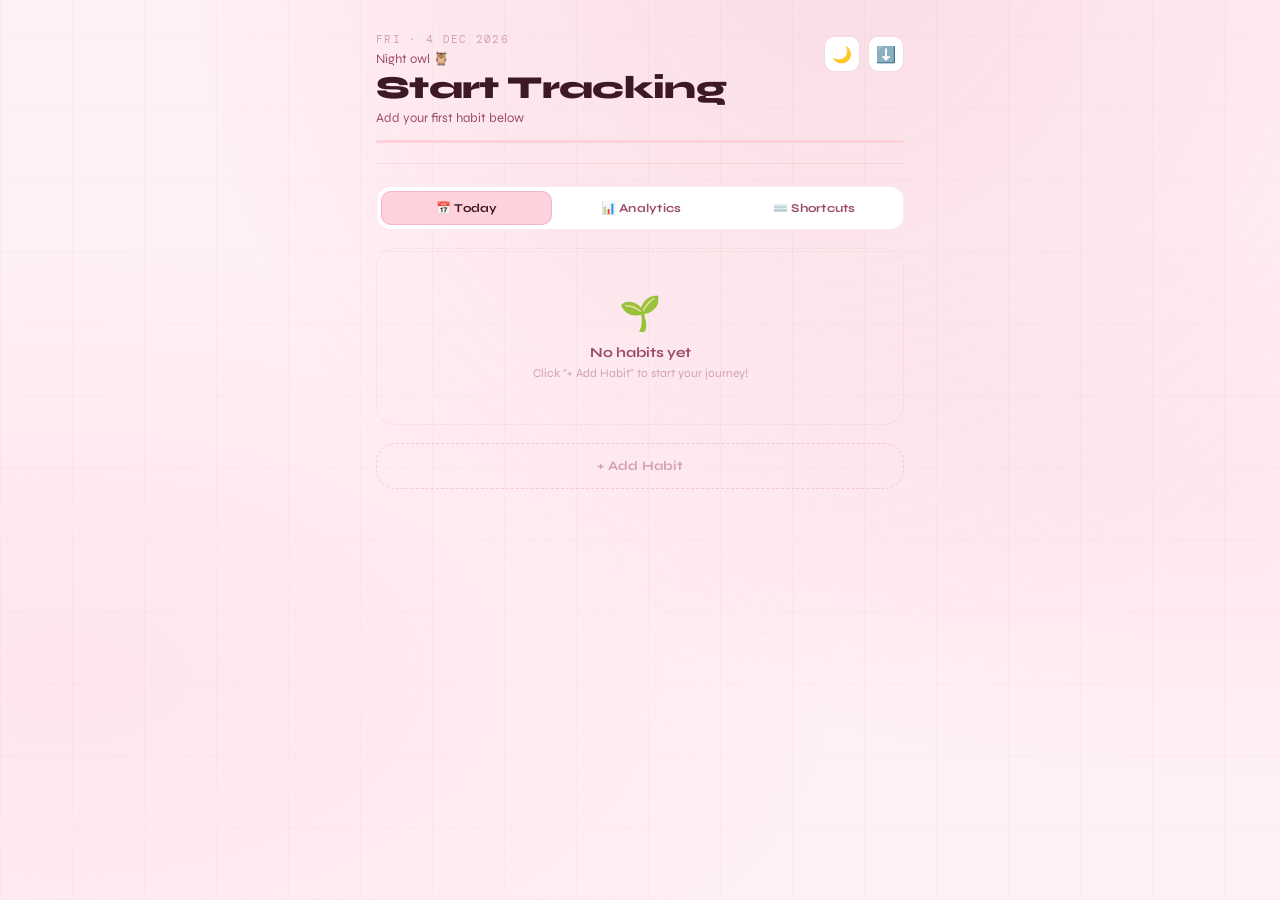
<file: habit-tracker-pro (3).html>
<!DOCTYPE html>
<html lang="en" data-theme="soft">
<head>
<meta charset="UTF-8"/>
<meta name="viewport" content="width=device-width, initial-scale=1.0"/>
<title>HabitFlow Pro — Daily Habit Tracker</title>
<link href="https://fonts.googleapis.com/css2?family=Syne:wght@400;600;700;800&family=DM+Mono:wght@300;400;500&display=swap" rel="stylesheet"/>
<style>
/* ── RESET ──────────────────────────────────────────────── */
*,*::before,*::after{box-sizing:border-box;margin:0;padding:0}
input,button,select,textarea{font-family:inherit}
::-webkit-scrollbar{width:5px}
::-webkit-scrollbar-track{background:transparent}
::-webkit-scrollbar-thumb{background:var(--border2);border-radius:99px}

/* ── THEME VARIABLES ────────────────────────────────────── */
:root{
  --mono:'DM Mono',monospace;--sans:'Syne',sans-serif;
  --r1:8px;--r2:14px;--r3:20px;--r4:26px;
  transition:background .3s,color .3s;
}
/* ── SOFT (default) — light pink / blush / rose ── */
[data-theme="soft"]{
  --bg:#fff0f4;--s1:#ffffff;--s2:#ffe3eb;--s3:#ffd1dd;--s4:#ffbdcc;
  --border:rgba(220,100,130,0.13);--border2:rgba(200,70,105,0.20);
  --text:#3d1826;--t2:#9e4d68;--t3:#d4a0b5;
  --card-bg:#ffffff;--modal-bg:#fff8fa;
  --shadow:rgba(200,70,105,0.09);
  --accent:#d94f7a;--accent2:#bf3862;--aglow:rgba(217,79,122,0.10);
  --green:#3daa72;--red:#d43f3f;--gold:#b87d00;--orange:#d96820;
}
/* ── DARK ─────────────────────────────────────────────── */
[data-theme="dark"]{
  --bg:#fff0f4;--s1:#ffffff;--s2:#ffe3eb;--s3:#ffd1dd;--s4:#ffbdcc;
  --border:rgba(220,100,130,0.13);--border2:rgba(200,70,105,0.20);
  --text:#3d1826;--t2:#9e4d68;--t3:#d4a0b5;
  --card-bg:#ffffff;--modal-bg:#fff8fa;
  --shadow:rgba(200,70,105,0.09);
  --accent:#d94f7a;--accent2:#bf3862;--aglow:rgba(217,79,122,0.10);
  --green:#3daa72;--red:#d43f3f;--gold:#b87d00;--orange:#d96820;
}

/* ── BODY & GRID BG ─────────────────────────────────────── */
body{
  background:var(--bg);color:var(--text);
  font-family:var(--sans);min-height:100vh;
  overflow-x:hidden;-webkit-font-smoothing:antialiased;
  transition:background .3s,color .3s;
}
body::before{
  content:'';position:fixed;inset:0;pointer-events:none;z-index:0;
  background:
    radial-gradient(ellipse at 65% -10%,rgba(217,79,122,0.12) 0%,transparent 55%),
    radial-gradient(ellipse at 5% 75%,rgba(255,182,210,0.18) 0%,transparent 45%),
    radial-gradient(ellipse at 95% 55%,rgba(255,160,200,0.10) 0%,transparent 40%);
}
[data-theme="dark"] body::before{
  background:
    radial-gradient(ellipse at 65% -10%,rgba(217,79,122,0.12) 0%,transparent 55%),
    radial-gradient(ellipse at 5% 75%,rgba(255,182,210,0.18) 0%,transparent 45%),
    radial-gradient(ellipse at 95% 55%,rgba(255,160,200,0.10) 0%,transparent 40%);
}
body::after{
  content:'';position:fixed;inset:0;pointer-events:none;z-index:0;
  background-image:
    repeating-linear-gradient(90deg,rgba(0,0,0,0.018) 0,rgba(0,0,0,0.018) 1px,transparent 1px,transparent 72px),
    repeating-linear-gradient(0deg,rgba(0,0,0,0.018) 0,rgba(0,0,0,0.018) 1px,transparent 1px,transparent 72px);
}
[data-theme="dark"] body::after{
  background-image:
    repeating-linear-gradient(90deg,rgba(0,0,0,0.018) 0,rgba(0,0,0,0.018) 1px,transparent 1px,transparent 72px),
    repeating-linear-gradient(0deg,rgba(0,0,0,0.018) 0,rgba(0,0,0,0.018) 1px,transparent 1px,transparent 72px);
}

/* ── LAYOUT ─────────────────────────────────────────────── */
#app{
  position:relative;z-index:1;
  max-width:560px;margin:0 auto;
  padding:0 16px 100px;
}

/* ── HEADER ─────────────────────────────────────────────── */
#app-header{padding:32px 0 20px;border-bottom:1px solid var(--border);margin-bottom:22px}
.hdr-top{display:flex;align-items:flex-start;justify-content:space-between;margin-bottom:14px}
.hdr-meta{flex:1}
.hdr-date{font-family:var(--mono);font-size:11px;letter-spacing:.12em;text-transform:uppercase;color:var(--t3);margin-bottom:5px}
.hdr-greet{font-size:13px;color:var(--t2);margin-bottom:3px}
.hdr-title{font-size:clamp(22px,6vw,32px);font-weight:800;letter-spacing:-.02em;line-height:1.1;margin-bottom:5px}
.hdr-sub{font-size:13px;color:var(--t2)}
.hdr-sub .ok{color:var(--green);font-weight:700}
.hdr-controls{display:flex;gap:8px;align-items:center;flex-shrink:0;margin-top:4px}
.ctrl-btn{width:36px;height:36px;border-radius:10px;border:1.5px solid var(--border2);background:var(--s1);color:var(--t2);font-size:16px;cursor:pointer;display:flex;align-items:center;justify-content:center;transition:all .18s}
.ctrl-btn:hover{background:var(--s3);color:var(--text);border-color:var(--accent)}
.prog-wrap{height:3px;background:var(--s3);border-radius:99px;overflow:hidden;margin-top:14px}
.prog-fill{height:100%;border-radius:99px;background:linear-gradient(90deg,var(--accent),var(--green));transition:width .6s cubic-bezier(.4,0,.2,1)}

/* ── STATS ──────────────────────────────────────────────── */
.stats-grid{display:grid;grid-template-columns:repeat(4,1fr);gap:7px;margin-bottom:18px}
.stat-card{background:var(--s1);border:1px solid var(--border);border-radius:var(--r2);padding:13px 8px;text-align:center;transition:all .2s;cursor:default}
.stat-card:hover{border-color:var(--border2);transform:translateY(-1px)}
.stat-val{font-size:19px;font-weight:800;letter-spacing:-.03em;line-height:1}
.stat-lbl{font-size:9px;color:var(--t3);margin-top:4px;text-transform:uppercase;letter-spacing:.07em}

/* ── TABS ───────────────────────────────────────────────── */
.tab-nav{display:flex;gap:4px;background:var(--s1);border:1px solid var(--border);border-radius:var(--r2);padding:4px;margin-bottom:18px}
.tab-btn{flex:1;padding:9px 6px;background:transparent;border:none;color:var(--t2);font-size:12px;font-weight:700;border-radius:10px;cursor:pointer;transition:all .18s;letter-spacing:.02em}
.tab-btn.active{background:var(--s3);color:var(--text);border:1px solid var(--border2)}
.view{display:none}.view.active{display:block;animation:fadeUp .3s ease}

/* ── HABIT CARD ─────────────────────────────────────────── */
.habit-card{
  background:var(--card-bg);border:1.5px solid var(--border);
  border-radius:var(--r3);padding:16px 18px;
  margin-bottom:9px;position:relative;overflow:hidden;
  transition:border-color .25s,background .25s,transform .2s,box-shadow .2s;
  cursor:grab;
}
.habit-card:active{cursor:grabbing}
.habit-card.drag-over{border-color:var(--accent);background:var(--aglow)}
.habit-card.dragging{opacity:.4;transform:scale(.98)}
.habit-card:hover{box-shadow:0 4px 24px var(--shadow)}
.habit-card.done{border-color:var(--hc,var(--green))}
.habit-card.done::before{
  content:'';position:absolute;inset:0;pointer-events:none;
  background:radial-gradient(ellipse at 10% 50%,var(--hcd,rgba(61,220,132,0.08)),transparent 60%);
}
.card-top{display:flex;align-items:center;justify-content:space-between;margin-bottom:12px}
.card-left{display:flex;align-items:center;gap:11px;flex:1;min-width:0}
.h-icon{width:44px;height:44px;border-radius:12px;display:flex;align-items:center;justify-content:center;font-size:22px;border:1.5px solid rgba(0,0,0,0.07);flex-shrink:0}
[data-theme="dark"] .h-icon{border-color:rgba(0,0,0,0.07)}
.h-name{font-size:14px;font-weight:700;margin-bottom:2px;white-space:nowrap;overflow:hidden;text-overflow:ellipsis}
.h-note{font-size:11px;color:var(--t3);font-family:var(--mono);white-space:nowrap;overflow:hidden;text-overflow:ellipsis}
.h-streak{display:flex;align-items:center;gap:4px;font-size:11px;margin-top:2px}
.flame{display:inline-block;animation:flamePulse .8s ease-in-out infinite alternate}
.card-actions{display:flex;align-items:center;gap:6px;flex-shrink:0}
.h-cat{display:inline-block;font-size:10px;font-weight:700;padding:2px 8px;border-radius:99px;letter-spacing:.05em;text-transform:uppercase;margin-bottom:9px}
.btn-done{padding:6px 13px;border-radius:9px;border:1.5px solid var(--border2);background:var(--s2);color:var(--t2);font-size:12px;font-weight:700;cursor:pointer;transition:all .18s;white-space:nowrap}
.btn-done.done{border-color:transparent;color:#fff;transform:scale(1.03)}
.icon-action{width:28px;height:28px;border-radius:8px;border:none;background:transparent;color:var(--t3);cursor:pointer;font-size:13px;display:flex;align-items:center;justify-content:center;transition:all .15s}
.icon-action:hover.edit-btn{background:rgba(124,106,247,0.15);color:var(--accent)}
.icon-action:hover.del-btn{background:rgba(255,92,92,0.15);color:var(--red)}
.drag-handle{color:var(--t3);cursor:grab;font-size:12px;padding:0 2px}

/* Week dots */
.week-row{display:flex;align-items:center;gap:5px}
.dot-wrap{display:flex;flex-direction:column;align-items:center;gap:3px}
.dot{width:9px;height:9px;border-radius:50%;background:var(--s3);transition:background .2s}
.dot.today{width:11px;height:11px;border:2px solid rgba(0,0,0,0.15)}
[data-theme="dark"] .dot.today{border-color:rgba(0,0,0,0.15)}
.dot-lbl{font-size:8px;color:var(--t3);font-family:var(--mono)}
.week-rate{margin-left:auto;font-size:10px;color:var(--t3);font-family:var(--mono)}

/* ── ADD BUTTON ─────────────────────────────────────────── */
.btn-add{width:100%;padding:14px;background:transparent;border:1.5px dashed var(--border2);border-radius:var(--r3);color:var(--t3);font-size:13px;font-weight:700;cursor:pointer;transition:all .2s;letter-spacing:.02em;margin-top:4px}
.btn-add:hover{border-color:var(--accent);color:var(--accent);background:var(--aglow)}

/* ── EMPTY STATE ────────────────────────────────────────── */
.empty{text-align:center;padding:44px 20px;border:1.5px dashed var(--border);border-radius:var(--r3);color:var(--t3);margin-bottom:14px}
.empty-icon{font-size:34px;margin-bottom:10px}
.empty h3{font-size:14px;color:var(--t2);margin-bottom:5px}
.empty p{font-size:12px}

/* ── MODAL ──────────────────────────────────────────────── */
.modal-overlay{position:fixed;inset:0;z-index:200;background:rgba(0,0,0,0.7);backdrop-filter:blur(12px);display:flex;align-items:center;justify-content:center;opacity:0;pointer-events:none;transition:opacity .25s;padding:16px}
.modal-overlay.open{opacity:1;pointer-events:all}
.modal-box{background:var(--modal-bg);border:1px solid var(--border2);border-radius:var(--r4);padding:26px;width:min(420px,100%);display:flex;flex-direction:column;gap:16px;transform:translateY(16px) scale(.97);transition:transform .3s ease;max-height:90vh;overflow-y:auto}
.modal-overlay.open .modal-box{transform:translateY(0) scale(1)}
.modal-title{font-size:19px;font-weight:800;display:flex;align-items:center;gap:8px}
.m-inp{width:100%;padding:11px 13px;background:var(--s2);border:1.5px solid var(--border2);border-radius:10px;color:var(--text);font-size:14px;outline:none;transition:border-color .2s}
.m-inp:focus{border-color:var(--accent)}
.m-inp::placeholder{color:var(--t3)}
.m-select{width:100%;padding:10px 13px;background:var(--s2);border:1.5px solid var(--border2);border-radius:10px;color:var(--text);font-size:13px;outline:none;cursor:pointer;appearance:none;background-image:url("data:image/svg+xml,%3Csvg xmlns='http://www.w3.org/2000/svg' width='12' height='8'%3E%3Cpath d='M1 1l5 5 5-5' stroke='%238888aa' stroke-width='1.5' fill='none' stroke-linecap='round'/%3E%3C/svg%3E");background-repeat:no-repeat;background-position:right 12px center}
.m-select option{background:var(--modal-bg)}
.picker-lbl{font-size:10px;font-family:var(--mono);letter-spacing:.1em;text-transform:uppercase;color:var(--t3);margin-bottom:7px}
.icon-grid,.color-grid{display:flex;flex-wrap:wrap;gap:6px}
.icon-btn{width:38px;height:38px;border-radius:9px;font-size:19px;background:var(--s2);border:1.5px solid transparent;cursor:pointer;display:flex;align-items:center;justify-content:center;transition:all .15s}
.icon-btn.sel,.icon-btn:hover{background:var(--s3);border-color:var(--border2)}
.icon-btn.sel{border-color:var(--accent)}
.color-btn{width:26px;height:26px;border-radius:50%;cursor:pointer;border:3px solid transparent;transition:transform .15s,border-color .15s}
.color-btn.sel{border-color:var(--text);transform:scale(1.28)}
.modal-actions{display:flex;gap:8px}
.btn-cancel{flex:1;padding:11px;border-radius:10px;background:var(--s2);border:1.5px solid var(--border2);color:var(--t2);font-size:13px;font-weight:700;cursor:pointer;transition:all .18s}
.btn-cancel:hover{border-color:var(--border2);background:var(--s3)}
.btn-confirm{flex:2;padding:11px;border-radius:10px;border:none;color:#fff;font-size:13px;font-weight:800;cursor:pointer;transition:opacity .2s,transform .15s}
.btn-confirm:hover{opacity:.88;transform:translateY(-1px)}
.btn-confirm:active{transform:translateY(0)}

/* Confirm dialog */
.confirm-box{max-width:320px;gap:14px}
.confirm-msg{font-size:14px;color:var(--t2);line-height:1.5}
.btn-danger{flex:2;padding:11px;border-radius:10px;border:none;background:var(--red);color:#fff;font-size:13px;font-weight:800;cursor:pointer;transition:opacity .2s}
.btn-danger:hover{opacity:.85}

/* ── ANALYTICS ──────────────────────────────────────────── */
.a-title{font-size:10px;font-family:var(--mono);letter-spacing:.12em;text-transform:uppercase;color:var(--t3);margin-bottom:12px}
.a-section{margin-bottom:28px}
.heatmap{display:grid;grid-template-columns:repeat(7,1fr);gap:4px}
.hm-cell{aspect-ratio:1;border-radius:3px;cursor:default;transition:opacity .15s;position:relative}
.hm-cell:hover{opacity:.7}
.bar-chart{display:flex;align-items:flex-end;gap:5px;height:90px}
.bar-wrap{flex:1;display:flex;flex-direction:column;align-items:center;gap:4px;cursor:default}
.bar{width:100%;border-radius:5px 5px 0 0;min-height:3px;transition:height .6s cubic-bezier(.4,0,.2,1)}
.bar-lbl{font-size:9px;color:var(--t3);font-family:var(--mono)}
.h-row{display:flex;align-items:center;gap:10px;padding:10px 0;border-bottom:1px solid var(--border)}
.h-row:last-child{border-bottom:none}
.h-bar-bg{height:4px;background:var(--s3);border-radius:99px;overflow:hidden;margin-top:5px}
.h-bar-fill{height:100%;border-radius:99px;transition:width .6s cubic-bezier(.4,0,.2,1)}

/* Analytics metric cards */
.metric-row{display:grid;grid-template-columns:1fr 1fr;gap:8px;margin-bottom:22px}
.metric-card{background:var(--s1);border:1px solid var(--border);border-radius:var(--r2);padding:14px;display:flex;flex-direction:column;gap:4px}
.metric-val{font-size:24px;font-weight:800;letter-spacing:-.03em}
.metric-sub{font-size:10px;color:var(--t3);font-family:var(--mono);text-transform:uppercase;letter-spacing:.07em}

/* ── SHORTCUTS PANEL ────────────────────────────────────── */
.shortcuts-grid{display:grid;grid-template-columns:1fr 1fr;gap:8px}
.shortcut-row{display:flex;align-items:center;gap:10px;padding:8px 0;border-bottom:1px solid var(--border)}
.shortcut-row:last-child{border-bottom:none}
kbd{background:var(--s3);border:1px solid var(--border2);border-radius:5px;padding:2px 7px;font-size:11px;font-family:var(--mono);color:var(--t2)}
.shortcut-desc{font-size:12px;color:var(--t2)}

/* ── TOAST ──────────────────────────────────────────────── */
#toast-box{position:fixed;bottom:28px;left:50%;transform:translateX(-50%);z-index:999;pointer-events:none;display:flex;flex-direction:column;align-items:center;gap:7px}
.toast{background:var(--s2);border:1.5px solid var(--border2);border-radius:12px;padding:9px 18px;font-size:12px;font-weight:700;color:var(--text);white-space:nowrap;animation:toastIn .3s ease;box-shadow:0 4px 20px var(--shadow)}

/* ── ANIMATIONS ─────────────────────────────────────────── */
@keyframes fadeUp{from{opacity:0;transform:translateY(10px)}to{opacity:1;transform:translateY(0)}}
@keyframes flamePulse{from{transform:scale(1) rotate(-2deg)}to{transform:scale(1.3) rotate(3deg)}}
@keyframes toastIn{from{opacity:0;transform:translateY(12px)}to{opacity:1;transform:translateY(0)}}
@keyframes confettiFall{0%{transform:translate(0,0) rotate(0deg);opacity:1}100%{transform:translate(var(--tx),var(--ty)) rotate(720deg);opacity:0}}
.confetti-piece{position:fixed;width:8px;height:8px;border-radius:2px;pointer-events:none;z-index:998;animation:confettiFall 1s ease-out forwards}

/* ── RESPONSIVE ─────────────────────────────────────────── */
@media(max-width:400px){
  .stats-grid{grid-template-columns:repeat(2,1fr)}
  .metric-row{grid-template-columns:1fr}
}
</style>
</head>
<body>
<div id="toast-box"></div>
<div id="app">
  <header id="app-header"></header>
  <div id="stats-panel"></div>
  <nav class="tab-nav">
    <button class="tab-btn active" data-tab="today">📅 Today</button>
    <button class="tab-btn" data-tab="analytics">📊 Analytics</button>
    <button class="tab-btn" data-tab="shortcuts">⌨️ Shortcuts</button>
  </nav>
  <div id="view-today" class="view active">
    <div id="habit-list"></div>
    <button class="btn-add" id="btn-add">+ Add Habit</button>
  </div>
  <div id="view-analytics" class="view">
    <div id="analytics-panel"></div>
  </div>
  <div id="view-shortcuts" class="view">
    <div id="shortcuts-panel"></div>
  </div>
</div>

<!-- MODAL (shared) -->
<div class="modal-overlay" id="modal-overlay">
  <div class="modal-box" id="modal-box"></div>
</div>

<script>
// ════════════════════════════════════════════════════════════
//  CONSTANTS
// ════════════════════════════════════════════════════════════
const ICONS = [
  '💧','📚','🏃','🧘','🥗','😴','💪','✍️',
  '🎯','🎨','🌿','🧹','🌞','🚴','🧠','☕',
  '🎵','🧴','🍎','📝','🏋️','🧘‍♂️','🚶','💊',
  '🗓️','🌊','🤸','💡',
];
const COLORS = [
  '#7c6af7','#f76c6c','#ffd166','#4ecca3',
  '#74b9ff','#fd79a8','#ff9f43','#55efc4',
  '#a29bfe','#e17055','#81ecec','#dda0dd',
  '#2d98da','#20bf6b','#f7b731','#fc5c65',
];
const CATS = [
  {id:'health',   label:'Health',      icon:'❤️',  color:'#f76c6c'},
  {id:'fitness',  label:'Fitness',     icon:'💪',  color:'#ff9f43'},
  {id:'study',    label:'Study',       icon:'📚',  color:'#74b9ff'},
  {id:'mind',     label:'Mindfulness', icon:'🧘',  color:'#4ecca3'},
  {id:'work',     label:'Work',        icon:'💼',  color:'#a29bfe'},
  {id:'hobby',    label:'Hobby',       icon:'🎨',  color:'#ffd166'},
  {id:'other',    label:'Other',       icon:'✨',  color:'#7c6af7'},
];
const DAYS   = ['Sun','Mon','Tue','Wed','Thu','Fri','Sat'];
const DAYS_S = ['S','M','T','W','T','F','S'];
const MONTHS = ['Jan','Feb','Mar','Apr','May','Jun','Jul','Aug','Sep','Oct','Nov','Dec'];
const CONFETTI_COLS = ['#7c6af7','#4ecca3','#ffd166','#f76c6c','#74b9ff','#fd79a8'];

// ════════════════════════════════════════════════════════════
//  STORAGE
// ════════════════════════════════════════════════════════════
const Store = {
  _r(k,fb){try{const v=localStorage.getItem(k);return v?JSON.parse(v):fb}catch{return fb}},
  _w(k,v){try{localStorage.setItem(k,JSON.stringify(v))}catch{}},
  getHabits(){ return this._r('hfp_habits',[]); },
  getLogs(){   return this._r('hfp_logs',{});   },
  getTheme(){  return this._r('hfp_theme','soft'); },
  saveHabits(h){ this._w('hfp_habits',h); },
  saveLogs(l){   this._w('hfp_logs',l);   },
  saveTheme(t){  this._w('hfp_theme',t);  },
};

// ════════════════════════════════════════════════════════════
//  HELPERS
// ════════════════════════════════════════════════════════════
function todayKey(){ return new Date().toISOString().split('T')[0]; }
function dateKey(d){ return d.toISOString().split('T')[0]; }
function uid(){ return Date.now().toString(36)+Math.random().toString(36).slice(2,6); }

function getWeek(){
  return Array.from({length:7},(_,i)=>{
    const d=new Date(); d.setDate(d.getDate()-(6-i)); return dateKey(d);
  });
}

function getNDays(n){
  return Array.from({length:n},(_,i)=>{
    const d=new Date(); d.setDate(d.getDate()-(n-1-i)); return dateKey(d);
  });
}

function calcStreak(logs,hid){
  let s=0; const d=new Date();
  if(!logs[todayKey()]?.[hid]) d.setDate(d.getDate()-1);
  while(true){
    const k=dateKey(d);
    if(logs[k]?.[hid]){s++;d.setDate(d.getDate()-1);}else break;
  }
  return s;
}

function calcLongestStreak(logs,hid){
  const keys=Object.keys(logs).sort();
  let best=0,cur=0,prev=null;
  for(const k of keys){
    if(!logs[k][hid]){cur=0;prev=null;continue;}
    if(!prev){cur=1;}
    else{
      const pd=new Date(prev),cd=new Date(k);
      const diff=(cd-pd)/(1000*60*60*24);
      cur=diff===1?cur+1:1;
    }
    if(cur>best)best=cur;
    prev=k;
  }
  return best;
}

function hex2rgba(hex,a){
  const r=parseInt(hex.slice(1,3),16),g=parseInt(hex.slice(3,5),16),b=parseInt(hex.slice(5,7),16);
  return `rgba(${r},${g},${b},${a})`;
}

function getCat(id){ return CATS.find(c=>c.id===id)||CATS[CATS.length-1]; }

// ════════════════════════════════════════════════════════════
//  APP STATE
// ════════════════════════════════════════════════════════════
let habits   = Store.getHabits();
let logs     = Store.getLogs();
let activeTab = 'today';
let selIcon   = ICONS[0];
let selColor  = COLORS[0];
let selCat    = 'health';
let editingId = null;   // null = adding, string = editing
let dragSrc   = null;

function save(){
  Store.saveHabits(habits);
  Store.saveLogs(logs);
}

// ════════════════════════════════════════════════════════════
//  THEME
// ════════════════════════════════════════════════════════════
function applyTheme(t){
  document.documentElement.setAttribute('data-theme',t);
  Store.saveTheme(t);
  const btn=document.getElementById('theme-btn');
  if(btn) btn.textContent=t==='dark'?'☀️':'🌙';
}
function toggleTheme(){
  const cur=document.documentElement.getAttribute('data-theme');
  applyTheme(cur==='dark'?'soft':'dark');
}
applyTheme(Store.getTheme());

// ════════════════════════════════════════════════════════════
//  RENDER — HEADER
// ════════════════════════════════════════════════════════════
function renderHeader(){
  const now=new Date(), h=now.getHours();
  const greet=h<12?'Good morning ☀️':h<17?'Good afternoon 🌤':h<21?'Good evening 🌙':'Night owl 🦉';
  const today=todayKey();
  const done=habits.filter(h=>logs[today]?.[h.id]).length;
  const total=habits.length;
  const pct=total>0?Math.round(done/total*100):0;
  const theme=document.documentElement.getAttribute('data-theme');

  let title='Start Tracking';
  if(total>0&&done===total) title='🎉 All Done!';
  else if(total>0&&done===0) title="Let's Begin";
  else if(total>0) title=`${done} of ${total} done`;

  let sub='Add your first habit below';
  if(total>0&&done===total) sub='<span class="ok">Perfect day! Keep the streak alive!</span>';
  else if(total>0){ const l=total-done; sub=`${l} habit${l!==1?'s':''} remaining today`; }

  document.getElementById('app-header').innerHTML=`
    <div class="hdr-top">
      <div class="hdr-meta">
        <div class="hdr-date">${DAYS[now.getDay()]} · ${now.getDate()} ${MONTHS[now.getMonth()]} ${now.getFullYear()}</div>
        <div class="hdr-greet">${greet}</div>
        <h1 class="hdr-title">${title}</h1>
        <p class="hdr-sub">${sub}</p>
      </div>
      <div class="hdr-controls">
        <button class="ctrl-btn" id="theme-btn" onclick="toggleTheme()" title="Toggle theme">${theme==='dark'?'☀️':'🌙'}</button>
        <button class="ctrl-btn" onclick="exportData()" title="Export data (JSON)">⬇️</button>
      </div>
    </div>
    <div class="prog-wrap"><div class="prog-fill" style="width:${pct}%"></div></div>
  `;
}

// ════════════════════════════════════════════════════════════
//  RENDER — STATS
// ════════════════════════════════════════════════════════════
function renderStats(){
  const el=document.getElementById('stats-panel');
  if(habits.length===0){el.innerHTML='';return;}
  const today=todayKey();
  const week=getWeek();
  const done=habits.filter(h=>logs[today]?.[h.id]).length;
  const total=habits.length;
  const wTotal=total*7;
  const wDone=week.reduce((a,d)=>a+habits.filter(h=>logs[d]?.[h.id]).length,0);
  const wPct=wTotal>0?Math.round(wDone/wTotal*100):0;
  const best=total>0?Math.max(...habits.map(h=>calcStreak(logs,h.id))):0;
  const days30=getNDays(30);
  const total30=total*30;
  const done30=days30.reduce((a,d)=>a+habits.filter(h=>logs[d]?.[h.id]).length,0);
  const pct30=total30>0?Math.round(done30/total30*100):0;

  el.innerHTML=`
    <div class="stats-grid">
      <div class="stat-card">
        <div class="stat-val" style="color:${done===total&&total>0?'var(--green)':'var(--text)'}">${done}/${total}</div>
        <div class="stat-lbl">Today</div>
      </div>
      <div class="stat-card">
        <div class="stat-val" style="color:${wPct>=80?'var(--green)':wPct>=50?'var(--gold)':'var(--text)'}">${wPct}%</div>
        <div class="stat-lbl">This Week</div>
      </div>
      <div class="stat-card">
        <div class="stat-val" style="color:${pct30>=80?'var(--green)':pct30>=50?'var(--gold)':'var(--text)'}">${pct30}%</div>
        <div class="stat-lbl">30 Days</div>
      </div>
      <div class="stat-card">
        <div class="stat-val" style="color:${best>=7?'var(--gold)':'var(--text)'}">${best}🔥</div>
        <div class="stat-lbl">Best Streak</div>
      </div>
    </div>
  `;
}

// ════════════════════════════════════════════════════════════
//  RENDER — HABIT LIST
// ════════════════════════════════════════════════════════════
function renderHabits(){
  const el=document.getElementById('habit-list');
  const today=todayKey();
  const week=getWeek();

  if(habits.length===0){
    el.innerHTML=`
      <div class="empty">
        <div class="empty-icon">🌱</div>
        <h3>No habits yet</h3>
        <p>Click "+ Add Habit" to start your journey!</p>
      </div>`;
    return;
  }

  el.innerHTML=habits.map(hab=>{
    const done=!!(logs[today]?.[hab.id]);
    const streak=calcStreak(logs,hab.id);
    const cat=getCat(hab.category);
    const cdim=hex2rgba(hab.color,0.12);
    const iconBg=hex2rgba(hab.color,0.15);
    const iconBd=hex2rgba(hab.color,0.25);

    let streakHtml='<span style="color:var(--t3);font-size:11px">No streak</span>';
    if(streak>0){
      const col=streak>=7?'var(--red)':streak>=3?'#ff9f43':'var(--t2)';
      const hot=streak>=3?'class="flame"':'';
      streakHtml=`<span ${hot} style="font-size:14px">🔥</span>
        <span style="font-weight:700;color:${col}">${streak}</span>
        <span style="color:var(--t3)">day${streak!==1?'s':''}</span>`;
    }

    const dots=week.map(day=>{
      const f=!!(logs[day]?.[hab.id]);
      const it=day===today;
      const ds=f?`background:${hab.color}`:it?`border:2px solid ${hex2rgba(hab.color,0.5)}`:'';
      const dl=DAYS_S[new Date(day+'T12:00:00').getDay()];
      return `<div class="dot-wrap">
        <div class="dot${it?' today':''}" style="${ds}"></div>
        <span class="dot-lbl" style="${it?'color:var(--t2)':''}">${dl}</span>
      </div>`;
    }).join('');
    const wDone=week.filter(d=>logs[d]?.[hab.id]).length;

    return `
      <div class="habit-card${done?' done':''}"
           data-id="${hab.id}"
           draggable="true"
           style="${done?`--hc:${hab.color};--hcd:${cdim}`:''}">
        <div class="card-top">
          <div class="card-left">
            <div class="h-icon" style="background:${iconBg};border-color:${iconBd}">${hab.icon}</div>
            <div style="min-width:0">
              <div class="h-name">${hab.name}</div>
              ${hab.note?`<div class="h-note">🎯 ${hab.note}</div>`:''}
              <div class="h-streak">${streakHtml}</div>
            </div>
          </div>
          <div class="card-actions">
            <button class="icon-action edit-btn" data-edit="${hab.id}" title="Edit habit">✏️</button>
            <button class="icon-action del-btn" data-del="${hab.id}" title="Delete habit">✕</button>
            <button class="btn-done${done?' done':''}" data-tog="${hab.id}"
              style="${done?`background:${hab.color};border-color:${hab.color}`:''}">
              ${done?'✓ Done':'Mark'}
            </button>
          </div>
        </div>
        <div class="h-cat" style="background:${cdim};color:${hab.color}">${cat.icon} ${cat.label}</div>
        <div class="week-row">${dots}<span class="week-rate">${wDone}/7</span></div>
      </div>`;
  }).join('');

  // Drag-and-drop
  el.querySelectorAll('.habit-card').forEach(card=>{
    card.addEventListener('dragstart',e=>{
      dragSrc=card.dataset.id;
      setTimeout(()=>card.classList.add('dragging'),0);
      e.dataTransfer.effectAllowed='move';
    });
    card.addEventListener('dragend',()=>{ card.classList.remove('dragging'); dragSrc=null; });
    card.addEventListener('dragover',e=>{ e.preventDefault(); card.classList.add('drag-over'); });
    card.addEventListener('dragleave',()=>card.classList.remove('drag-over'));
    card.addEventListener('drop',e=>{
      e.preventDefault(); card.classList.remove('drag-over');
      if(!dragSrc||dragSrc===card.dataset.id)return;
      const fi=habits.findIndex(h=>h.id===dragSrc);
      const ti=habits.findIndex(h=>h.id===card.dataset.id);
      const [moved]=habits.splice(fi,1);
      habits.splice(ti,0,moved);
      save(); renderHabits(); toast('Order saved ↕️','var(--accent)');
    });
  });
}

// ════════════════════════════════════════════════════════════
//  RENDER — ANALYTICS
// ════════════════════════════════════════════════════════════
function renderAnalytics(){
  const el=document.getElementById('analytics-panel');
  if(habits.length===0){
    el.innerHTML=`<div class="empty"><div class="empty-icon">📊</div><h3>No data yet</h3><p>Add habits and start tracking!</p></div>`;
    return;
  }
  const week=getWeek();
  const days30=getNDays(30);
  const now=new Date();
  const today=todayKey();

  // Summary metrics
  const totalDone30=days30.reduce((a,d)=>a+habits.filter(h=>logs[d]?.[h.id]).length,0);
  const pct30=habits.length>0?Math.round(totalDone30/(habits.length*30)*100):0;
  const bestStreak=habits.length>0?Math.max(...habits.map(h=>calcStreak(logs,h.id))):0;
  const bestLong=habits.length>0?Math.max(...habits.map(h=>calcLongestStreak(logs,h.id))):0;
  const perfectDays=days30.filter(d=>habits.every(h=>logs[d]?.[h.id])).length;

  // Bar chart (week)
  const bars=week.map(day=>{
    const done=habits.filter(h=>logs[day]?.[h.id]).length;
    const pct=habits.length>0?Math.round(done/habits.length*100):0;
    const it=day===today;
    const lbl=DAYS_S[new Date(day+'T12:00:00').getDay()];
    const fill=it?'var(--accent)':pct>0?'rgba(124,106,247,0.45)':'var(--s3)';
    return `<div class="bar-wrap">
      <div style="font-size:9px;color:var(--t3);font-family:var(--mono);min-height:13px">${pct>0?pct+'%':''}</div>
      <div class="bar" style="height:${Math.max(pct,3)}%;background:${fill};${it?'outline:1.5px solid var(--accent);outline-offset:2px;border-radius:5px 5px 0 0':''}"></div>
      <span class="bar-lbl" style="${it?'color:var(--text)':''}">${lbl}</span>
    </div>`;
  }).join('');

  // Heatmap (this month)
  const yr=now.getFullYear(), mo=now.getMonth();
  const firstDay=new Date(yr,mo,1).getDay();
  const daysInMo=new Date(yr,mo+1,0).getDate();
  let hmCells=Array.from({length:firstDay},()=>'<div class="hm-cell" style="background:transparent"></div>').join('');
  for(let d=1;d<=daysInMo;d++){
    const dk=dateKey(new Date(yr,mo,d));
    const tot=habits.length;
    const dn=tot>0?habits.filter(h=>logs[dk]?.[h.id]).length:0;
    const r=tot>0?dn/tot:0;
    let bg='var(--s2)';
    if(r>0)    bg=hex2rgba('#7c6af7',.25);
    if(r>=.5)  bg=hex2rgba('#7c6af7',.55);
    if(r>=.8)  bg=hex2rgba('#7c6af7',.8);
    if(r===1)  bg='#7c6af7';
    const bd=dk===today?'outline:2px solid var(--accent);outline-offset:1px':'';
    hmCells+=`<div class="hm-cell" style="background:${bg};${bd}" title="${dk}: ${dn}/${tot}"></div>`;
  }
  const dayHdr=DAYS_S.map(l=>`<div style="font-size:9px;color:var(--t3);text-align:center;font-family:var(--mono)">${l}</div>`).join('');

  // Per-habit rows
  const hRows=habits.map(h=>{
    const wd=week.filter(d=>logs[d]?.[h.id]).length;
    const st=calcStreak(logs,h.id);
    const ls=calcLongestStreak(logs,h.id);
    const pct=Math.round(wd/7*100);
    return `<div class="h-row">
      <span style="font-size:20px">${h.icon}</span>
      <div style="flex:1;min-width:0">
        <div style="font-size:13px;font-weight:700;white-space:nowrap;overflow:hidden;text-overflow:ellipsis">${h.name}</div>
        <div class="h-bar-bg"><div class="h-bar-fill" style="width:${pct}%;background:${hex2rgba(h.color,.7)}"></div></div>
      </div>
      <div style="text-align:right;flex-shrink:0">
        <div style="font-size:13px;font-weight:700;color:${h.color}">${wd}/7</div>
        <div style="font-size:10px;color:var(--t3)">🔥${st} · best ${ls}d</div>
      </div>
    </div>`;
  }).join('');

  el.innerHTML=`
    <div class="metric-row">
      <div class="metric-card">
        <div class="metric-val" style="color:${pct30>=80?'var(--green)':pct30>=50?'var(--gold)':'var(--text)'}">${pct30}%</div>
        <div class="metric-sub">30-day rate</div>
      </div>
      <div class="metric-card">
        <div class="metric-val" style="color:var(--gold)">${bestStreak}🔥</div>
        <div class="metric-sub">Current best streak</div>
      </div>
      <div class="metric-card">
        <div class="metric-val" style="color:var(--accent)">${bestLong}</div>
        <div class="metric-sub">Longest ever streak</div>
      </div>
      <div class="metric-card">
        <div class="metric-val" style="color:var(--green)">${perfectDays}</div>
        <div class="metric-sub">Perfect days (30d)</div>
      </div>
    </div>
    <div class="a-section">
      <div class="a-title">📊 This Week</div>
      <div class="bar-chart">${bars}</div>
    </div>
    <div class="a-section">
      <div class="a-title">📅 ${MONTHS[mo]} ${yr}</div>
      <div class="heatmap" style="margin-bottom:5px">${dayHdr}</div>
      <div class="heatmap">${hmCells}</div>
      <div style="display:flex;gap:8px;align-items:center;margin-top:10px;font-size:10px;color:var(--t3)">
        <div style="width:11px;height:11px;border-radius:2px;background:var(--s2);flex-shrink:0"></div>None
        <div style="width:11px;height:11px;border-radius:2px;background:${hex2rgba('#7c6af7',.5)};flex-shrink:0"></div>Partial
        <div style="width:11px;height:11px;border-radius:2px;background:#7c6af7;flex-shrink:0"></div>All done
      </div>
    </div>
    <div class="a-section">
      <div class="a-title">🎯 Per Habit (this week)</div>
      ${hRows}
    </div>
  `;
}

// ════════════════════════════════════════════════════════════
//  RENDER — SHORTCUTS
// ════════════════════════════════════════════════════════════
function renderShortcuts(){
  document.getElementById('shortcuts-panel').innerHTML=`
    <div style="margin-bottom:16px">
      <div class="a-title">⌨️ Keyboard Shortcuts</div>
      <div>
        ${[
          ['A','Add new habit'],
          ['T','Switch to Today tab'],
          ['N','Switch to Analytics tab'],
          ['E','Export data as JSON'],
          ['L','Toggle light / dark theme'],
          ['Esc','Close modal / dialog'],
          ['Enter','Confirm modal'],
          ['↕ Drag','Reorder habits'],
        ].map(([k,d])=>`<div class="shortcut-row">
          <kbd>${k}</kbd><span class="shortcut-desc">${d}</span>
        </div>`).join('')}
      </div>
    </div>
    <div>
      <div class="a-title">💡 Tips</div>
      <div style="font-size:12px;color:var(--t2);line-height:1.7">
        • Drag habit cards up/down to reorder them.<br>
        • Click ✏️ to edit a habit's name, icon, color, or category.<br>
        • Add a goal note to a habit (e.g. "30 min" or "8 glasses").<br>
        • Export your data at any time using the ⬇️ button.<br>
        • Your data is saved in your browser's local storage.
      </div>
    </div>
  `;
}

// ════════════════════════════════════════════════════════════
//  RENDER — FULL PAGE
// ════════════════════════════════════════════════════════════
function renderAll(){
  renderHeader();
  renderStats();
  renderHabits();
  if(activeTab==='analytics') renderAnalytics();
  if(activeTab==='shortcuts') renderShortcuts();
}

// ════════════════════════════════════════════════════════════
//  MODAL — ADD / EDIT
// ════════════════════════════════════════════════════════════
function openModal(editId=null){
  editingId=editId;
  const hab=editId?habits.find(h=>h.id===editId):null;

  selIcon=hab?.icon||ICONS[0];
  selColor=hab?.color||COLORS[0];
  selCat=hab?.category||'health';

  const iconBtns=ICONS.map(ic=>
    `<button class="icon-btn${ic===selIcon?' sel':''}" data-icon="${encodeURIComponent(ic)}">${ic}</button>`
  ).join('');
  const colorBtns=COLORS.map(c=>
    `<button class="color-btn${c===selColor?' sel':''}" data-color="${c}" style="background:${c}"></button>`
  ).join('');
  const catOpts=CATS.map(c=>
    `<option value="${c.id}"${c.id===selCat?' selected':''}>${c.icon} ${c.label}</option>`
  ).join('');

  document.getElementById('modal-box').innerHTML=`
    <div class="modal-title">${editId?'✏️ Edit Habit':'✨ New Habit'}</div>
    <div>
      <div class="picker-lbl">Name</div>
      <input class="m-inp" id="m-name" placeholder="e.g. Drink 8 glasses of water" maxlength="50" autocomplete="off" value="${hab?.name||''}"/>
    </div>
    <div>
      <div class="picker-lbl">Goal / Note (optional)</div>
      <input class="m-inp" id="m-note" placeholder="e.g. 30 min, 8 glasses, 10 pages…" maxlength="40" autocomplete="off" value="${hab?.note||''}"/>
    </div>
    <div>
      <div class="picker-lbl">Category</div>
      <select class="m-select" id="m-cat">${catOpts}</select>
    </div>
    <div>
      <div class="picker-lbl">Icon</div>
      <div class="icon-grid">${iconBtns}</div>
    </div>
    <div>
      <div class="picker-lbl">Color</div>
      <div class="color-grid">${colorBtns}</div>
    </div>
    <div class="modal-actions">
      <button class="btn-cancel" id="m-cancel">Cancel</button>
      <button class="btn-confirm" id="m-confirm" style="background:${selColor}">${editId?'Save Changes ✓':'Add Habit +'}</button>
    </div>
  `;

  document.getElementById('modal-overlay').classList.add('open');
  setTimeout(()=>{ const i=document.getElementById('m-name'); if(i){i.focus();i.select();} },60);

  document.querySelector('.icon-grid').addEventListener('click',e=>{
    const btn=e.target.closest('.icon-btn'); if(!btn)return;
    selIcon=decodeURIComponent(btn.dataset.icon);
    document.querySelectorAll('.icon-btn').forEach(b=>b.classList.remove('sel'));
    btn.classList.add('sel');
  });
  document.querySelector('.color-grid').addEventListener('click',e=>{
    const btn=e.target.closest('.color-btn'); if(!btn)return;
    selColor=btn.dataset.color;
    document.querySelectorAll('.color-btn').forEach(b=>b.classList.remove('sel'));
    btn.classList.add('sel');
    document.getElementById('m-confirm').style.background=selColor;
  });
  document.getElementById('m-cat').addEventListener('change',e=>selCat=e.target.value);
  document.getElementById('m-cancel').addEventListener('click',closeModal);
  document.getElementById('m-confirm').addEventListener('click',confirmSave);
  document.getElementById('m-name').addEventListener('keydown',e=>{if(e.key==='Enter')confirmSave();});
}

function closeModal(){
  document.getElementById('modal-overlay').classList.remove('open');
  editingId=null;
}

function confirmSave(){
  const name=document.getElementById('m-name')?.value.trim();
  if(!name){
    const inp=document.getElementById('m-name');
    if(inp){inp.style.borderColor='var(--red)';inp.focus();}
    setTimeout(()=>{const i=document.getElementById('m-name');if(i)i.style.borderColor='';},1200);
    return;
  }
  const note=(document.getElementById('m-note')?.value.trim())||'';

  if(editingId){
    const h=habits.find(h=>h.id===editingId);
    if(h){h.name=name;h.note=note;h.icon=selIcon;h.color=selColor;h.category=selCat;}
    toast('Habit updated ✓','var(--accent)');
  } else {
    habits.push({id:uid(),name,note,icon:selIcon,color:selColor,category:selCat,createdAt:todayKey()});
    toast('Habit added! ✨','var(--accent)');
  }
  save(); closeModal(); renderAll();
}

// ════════════════════════════════════════════════════════════
//  CONFIRM DIALOG
// ════════════════════════════════════════════════════════════
function showConfirm(title,msg,onConfirm){
  document.getElementById('modal-box').innerHTML=`
    <div class="modal-title">⚠️ ${title}</div>
    <div class="confirm-msg">${msg}</div>
    <div class="modal-actions">
      <button class="btn-cancel" id="cf-cancel">Cancel</button>
      <button class="btn-danger" id="cf-confirm">Delete</button>
    </div>
  `;
  document.getElementById('modal-overlay').classList.add('open');
  document.getElementById('cf-cancel').addEventListener('click',closeModal);
  document.getElementById('cf-confirm').addEventListener('click',()=>{ closeModal(); onConfirm(); });
}

// ════════════════════════════════════════════════════════════
//  ACTIONS
// ════════════════════════════════════════════════════════════
function toggleHabit(id){
  const today=todayKey();
  if(!logs[today])logs[today]={};
  const wasDone=!!logs[today][id];
  logs[today][id]=!wasDone;
  if(!logs[today][id])delete logs[today][id];
  if(Object.keys(logs[today]).length===0)delete logs[today];
  save();

  if(!wasDone){
    const st=calcStreak(logs,id);
    const h=habits.find(h=>h.id===id);
    if(st>=7)      toast(`${st} day streak! 🔥 Amazing!`,'var(--gold)');
    else if(st>=3) toast(`${st} day streak! 🔥 Keep going!`,'var(--orange)');
    else           toast(`${h?.name||'Habit'} done! ✓`,'var(--green)');
    confetti();
    const allDone=habits.every(h=>logs[today]?.[h.id]);
    if(allDone) setTimeout(()=>toast('All habits done! 🎉 Perfect day!','var(--gold)'),600);
  }
  renderAll();
}

function deleteHabit(id){
  const h=habits.find(h=>h.id===id);
  showConfirm('Delete Habit',`Are you sure you want to delete <strong>${h?.name}</strong>? This cannot be undone.`,()=>{
    habits=habits.filter(h=>h.id!==id);
    save(); toast('Habit deleted','var(--red)'); renderAll();
  });
}

function exportData(){
  const data={ habits, logs, exportedAt:new Date().toISOString() };
  const blob=new Blob([JSON.stringify(data,null,2)],{type:'application/json'});
  const url=URL.createObjectURL(blob);
  const a=document.createElement('a');
  a.href=url;
  a.download=`habitflow-export-${todayKey()}.json`;
  a.click();
  URL.revokeObjectURL(url);
  toast('Data exported! ⬇️','var(--green)');
}

// ════════════════════════════════════════════════════════════
//  TAB SWITCH
// ════════════════════════════════════════════════════════════
function switchTab(tab){
  activeTab=tab;
  document.querySelectorAll('.tab-btn').forEach(b=>b.classList.toggle('active',b.dataset.tab===tab));
  document.querySelectorAll('.view').forEach(v=>v.classList.toggle('active',v.id===`view-${tab}`));
  if(tab==='analytics')renderAnalytics();
  if(tab==='shortcuts')renderShortcuts();
}

// ════════════════════════════════════════════════════════════
//  TOAST
// ════════════════════════════════════════════════════════════
function toast(msg,color='var(--accent)'){
  const box=document.getElementById('toast-box');
  const el=document.createElement('div');
  el.className='toast';
  el.style.borderColor=color+'55';
  el.innerHTML=`<span style="color:${color};margin-right:6px">●</span>${msg}`;
  box.appendChild(el);
  setTimeout(()=>{el.style.transition='opacity .3s';el.style.opacity='0';setTimeout(()=>el.remove(),300);},2500);
}

// ════════════════════════════════════════════════════════════
//  CONFETTI
// ════════════════════════════════════════════════════════════
function confetti(){
  for(let i=0;i<18;i++){
    const el=document.createElement('div');
    el.className='confetti-piece';
    el.style.cssText=`left:${30+Math.random()*40}vw;top:42vh;
      background:${CONFETTI_COLS[Math.floor(Math.random()*CONFETTI_COLS.length)]};
      border-radius:${Math.random()>.5?'50%':'2px'};
      --tx:${(Math.random()-.5)*220}px;
      --ty:${-70-Math.random()*130}px;
      animation-delay:${Math.random()*.18}s`;
    document.body.appendChild(el);
    setTimeout(()=>el.remove(),1300);
  }
}

// ════════════════════════════════════════════════════════════
//  KEYBOARD SHORTCUTS
// ════════════════════════════════════════════════════════════
document.addEventListener('keydown',e=>{
  const tag=document.activeElement.tagName;
  if(tag==='INPUT'||tag==='TEXTAREA'||tag==='SELECT') return;
  if(e.key==='Escape'){ closeModal(); return; }
  switch(e.key.toLowerCase()){
    case 'a': openModal(); break;
    case 't': switchTab('today'); document.querySelectorAll('.tab-btn').forEach(b=>b.classList.toggle('active',b.dataset.tab==='today')); break;
    case 'n': switchTab('analytics'); break;
    case 'e': exportData(); break;
    case 'l': toggleTheme(); break;
  }
});

// ════════════════════════════════════════════════════════════
//  EVENT DELEGATION
// ════════════════════════════════════════════════════════════
document.getElementById('habit-list').addEventListener('click',e=>{
  const tog=e.target.closest('[data-tog]');
  const del=e.target.closest('[data-del]');
  const edit=e.target.closest('[data-edit]');
  if(tog)toggleHabit(tog.dataset.tog);
  if(del)deleteHabit(del.dataset.del);
  if(edit)openModal(edit.dataset.edit);
});

document.getElementById('btn-add').addEventListener('click',()=>openModal());

document.querySelector('.tab-nav').addEventListener('click',e=>{
  const btn=e.target.closest('.tab-btn');
  if(btn)switchTab(btn.dataset.tab);
});

document.getElementById('modal-overlay').addEventListener('click',e=>{
  if(e.target===document.getElementById('modal-overlay'))closeModal();
});

// ════════════════════════════════════════════════════════════
//  INIT
// ════════════════════════════════════════════════════════════
renderAll();
</script>
</body>
</html>
</file>
